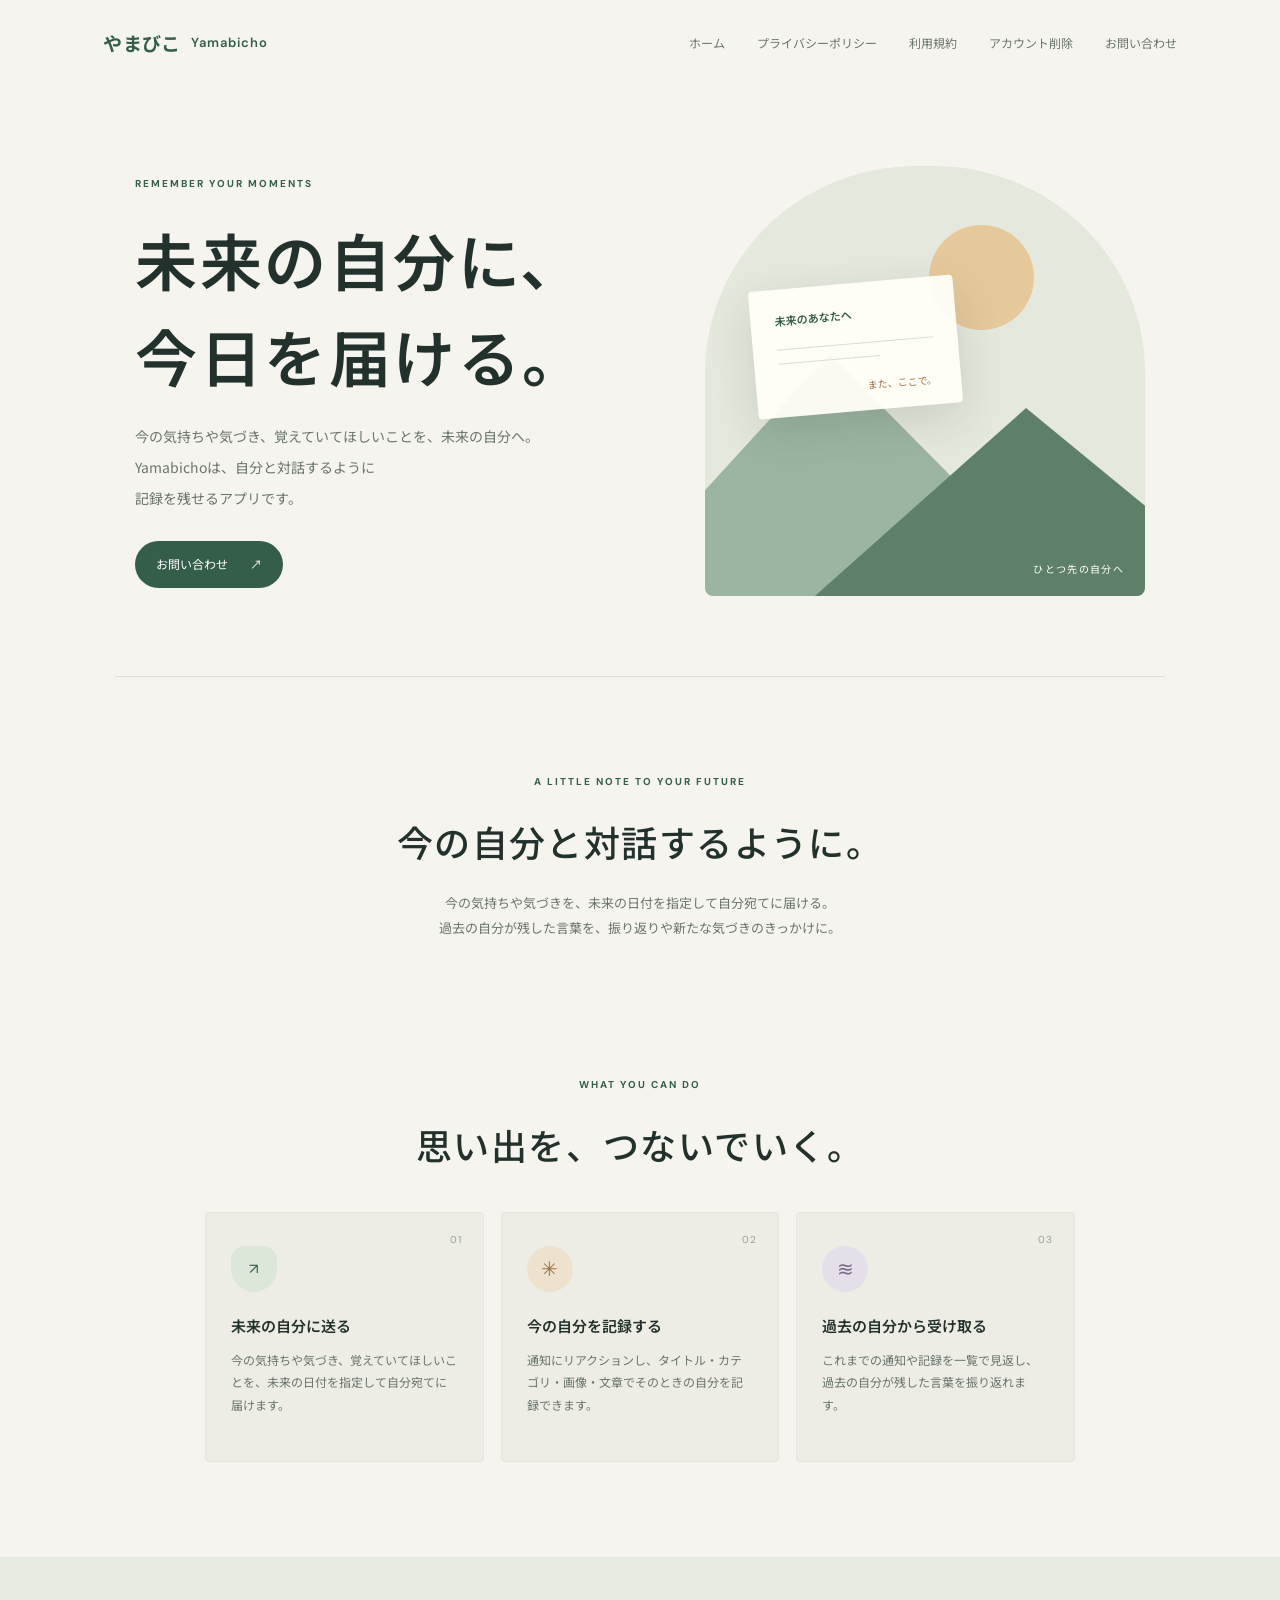
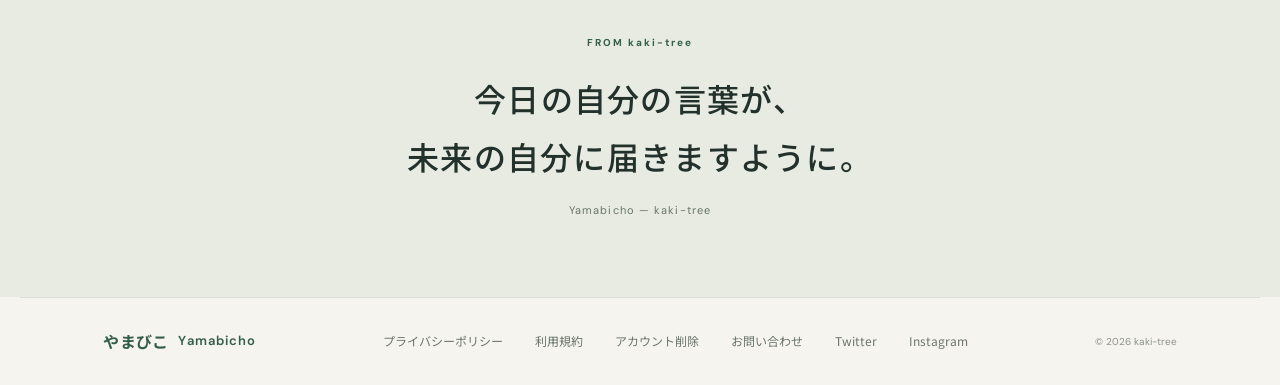
<file: index.html>
<!doctype html>
<html lang="ja">
<head>
  <meta charset="utf-8">
  <meta name="viewport" content="width=device-width, initial-scale=1">
  <meta name="theme-color" content="#f6f4ee">
  <meta name="description" content="今の気持ちや気づきを未来の自分へ。Yamabichoは、自分と対話するように記録を残せるアプリです。">
  <meta name="google-site-verification" content="iqtJTtxWyLfvYxULZCeF5loKLw1sjF0bx6wOtaR5Gpc" />
  <title>Yamabicho — 未来の自分に、今日を届ける</title>
  <link rel="icon" type="image/png" href="mr-hikoyama.png">
  <link rel="stylesheet" href="style.css">
</head>
<body>
  <header class="site-header">
    <a class="wordmark" href="./" aria-label="Yamabicho ホーム">やまびこ<span>Yamabicho</span></a>
    <nav aria-label="メインナビゲーション">
      <a href="./" aria-current="page">ホーム</a>
      <a href="privacy.html">プライバシーポリシー</a>
      <a href="terms.html">利用規約</a>
      <a href="account-deletion.html">アカウント削除</a>
      <a href="mailto:yamabicho.support@gmail.com">お問い合わせ</a>
    </nav>
  </header>

  <main>
    <section class="hero" id="about">
      <div class="hero-copy">
        <p class="eyebrow">REMEMBER YOUR MOMENTS</p>
        <h1>未来の自分に、<br>今日を届ける。</h1>
        <p class="hero-lead">今の気持ちや気づき、覚えていてほしいことを、未来の自分へ。<br>Yamabichoは、自分と対話するように<br class="desktop-break">記録を残せるアプリです。</p>
        <a class="button" href="mailto:yamabicho.support@gmail.com">お問い合わせ <span aria-hidden="true">↗</span></a>
      </div>
      <div class="hero-art" aria-hidden="true">
        <div class="sun"></div>
        <div class="mountain mountain-back"></div>
        <div class="mountain mountain-front"></div>
        <div class="note-card">
          <span class="note-date">未来のあなたへ</span>
          <span class="note-line"></span>
          <span class="note-line short"></span>
          <span class="note-stamp">また、ここで。</span>
        </div>
        <span class="art-caption">ひとつ先の自分へ</span>
      </div>
    </section>

    <section class="intro section-wrap">
      <p class="eyebrow">A LITTLE NOTE TO YOUR FUTURE</p>
      <h2>今の自分と対話するように。</h2>
      <p>今の気持ちや気づきを、未来の日付を指定して自分宛てに届ける。<br class="desktop-break">過去の自分が残した言葉を、振り返りや新たな気づきのきっかけに。</p>
    </section>

    <section class="features section-wrap" id="features">
      <div class="section-heading">
        <p class="eyebrow">WHAT YOU CAN DO</p>
        <h2>思い出を、つないでいく。</h2>
      </div>
      <div class="feature-grid">
        <article class="feature-card">
          <span class="feature-number">01</span>
          <div class="feature-icon icon-bell" aria-hidden="true">↗</div>
          <h3>未来の自分に送る</h3>
          <p>今の気持ちや気づき、覚えていてほしいことを、未来の日付を指定して自分宛てに届けます。</p>
        </article>
        <article class="feature-card">
          <span class="feature-number">02</span>
          <div class="feature-icon icon-journal" aria-hidden="true">✳</div>
          <h3>今の自分を記録する</h3>
          <p>通知にリアクションし、タイトル・カテゴリ・画像・文章でそのときの自分を記録できます。</p>
        </article>
        <article class="feature-card">
          <span class="feature-number">03</span>
          <div class="feature-icon icon-list" aria-hidden="true">≋</div>
          <h3>過去の自分から受け取る</h3>
          <p>これまでの通知や記録を一覧で見返し、過去の自分が残した言葉を振り返れます。</p>
        </article>
      </div>
    </section>

    <section class="closing">
      <p class="eyebrow">FROM kaki-tree</p>
      <h2>今日の自分の言葉が、<br>未来の自分に届きますように。</h2>
      <p>Yamabicho — kaki-tree</p>
    </section>
  </main>

  <footer class="site-footer">
    <a class="wordmark footer-mark" href="./">やまびこ<span>Yamabicho</span></a>
    <div class="footer-links">
      <a href="privacy.html">プライバシーポリシー</a>
      <a href="terms.html">利用規約</a>
      <a href="account-deletion.html">アカウント削除</a>
      <a href="mailto:yamabicho.support@gmail.com">お問い合わせ</a>
      <a href="https://x.com/Yamabichoapp" target="_blank" rel="noopener noreferrer">Twitter</a>
      <a href="https://www.instagram.com/kaki_tree12/?utm_source=ig_web_button_share_sheet" target="_blank" rel="noopener noreferrer">Instagram</a>
    </div>
    <small>© 2026 kaki-tree</small>
  </footer>
</body>
</html>
</file>
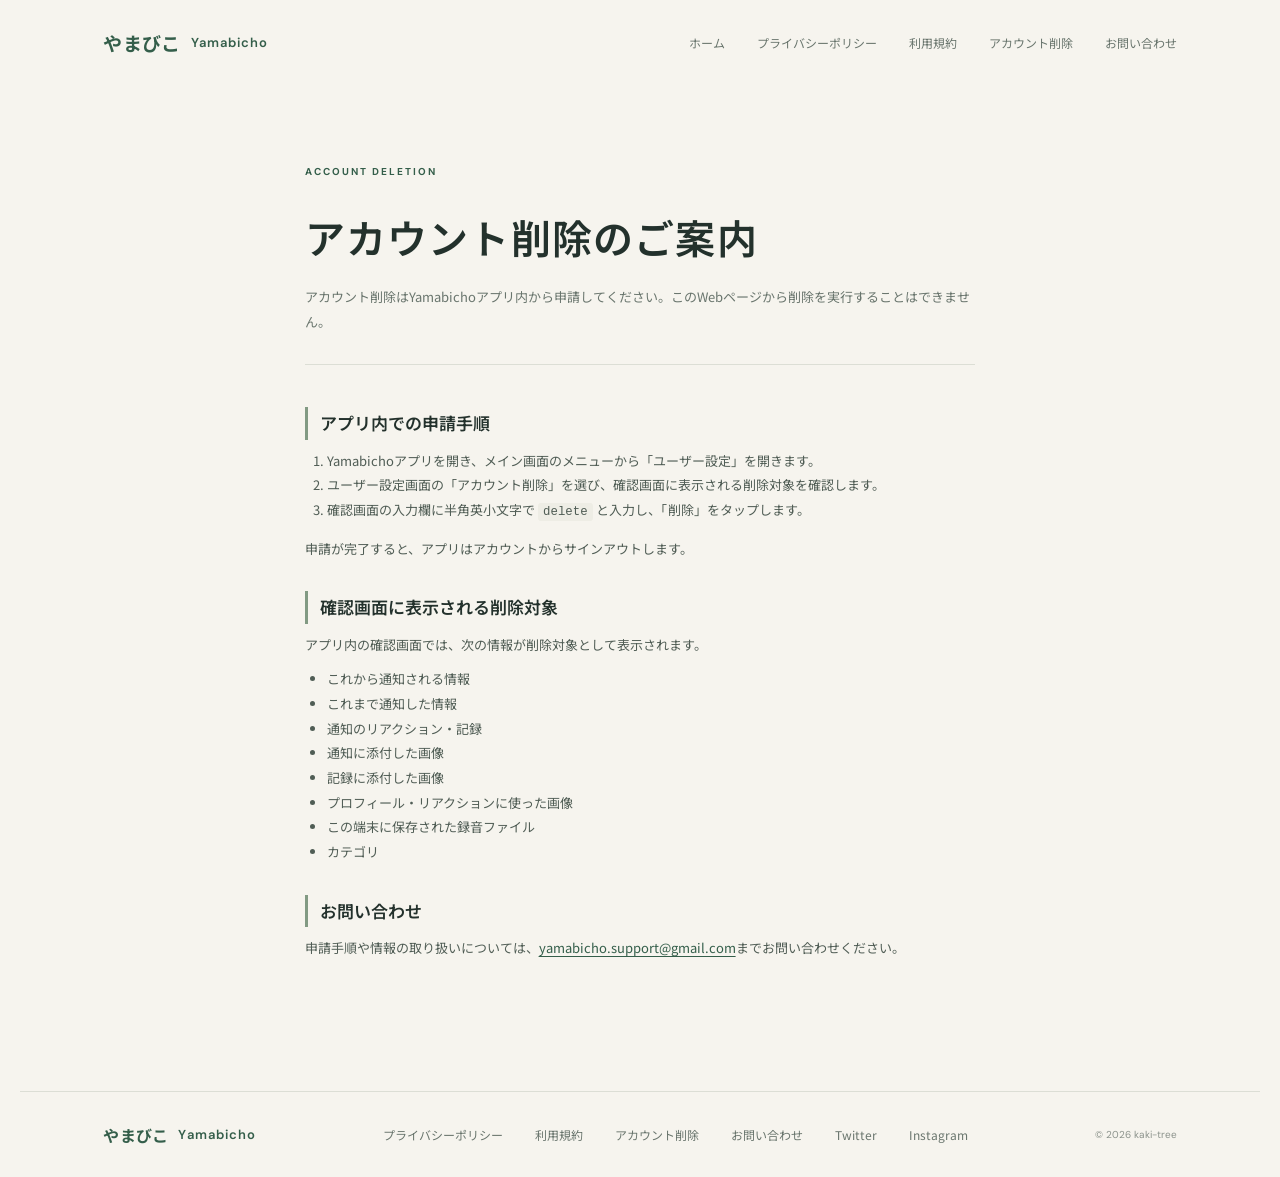
<file: account-deletion.html>
<!doctype html>
<html lang="ja">
<head>
  <meta charset="utf-8">
  <meta name="viewport" content="width=device-width, initial-scale=1">
  <meta name="theme-color" content="#f6f4ee">
  <meta name="description" content="Yamabichoアプリ内でアカウント削除を申請する方法と、確認できる処理内容をご案内します。">
  <title>アカウント削除のご案内 — Yamabicho</title>
  <link rel="icon" type="image/png" href="mr-hikoyama.png">
  <link rel="stylesheet" href="style.css">
</head>
<body>
  <header class="site-header">
    <a class="wordmark" href="./" aria-label="Yamabicho ホーム">やまびこ<span>Yamabicho</span></a>
    <nav aria-label="メインナビゲーション">
      <a href="./">ホーム</a>
      <a href="privacy.html">プライバシーポリシー</a>
      <a href="terms.html">利用規約</a>
      <a href="account-deletion.html" aria-current="page">アカウント削除</a>
      <a href="mailto:yamabicho.support@gmail.com">お問い合わせ</a>
    </nav>
  </header>

  <main class="policy-page">
    <div class="policy-heading">
      <p class="eyebrow">ACCOUNT DELETION</p>
      <h1>アカウント削除のご案内</h1>
      <p>アカウント削除はYamabichoアプリ内から申請してください。このWebページから削除を実行することはできません。</p>
    </div>
    <article class="policy-content">
      <section>
        <h2>アプリ内での申請手順</h2>
        <ol>
          <li>Yamabichoアプリを開き、メイン画面のメニューから「ユーザー設定」を開きます。</li>
          <li>ユーザー設定画面の「アカウント削除」を選び、確認画面に表示される削除対象を確認します。</li>
          <li>確認画面の入力欄に半角英小文字で <code>delete</code> と入力し、「削除」をタップします。</li>
        </ol>
        <p>申請が完了すると、アプリはアカウントからサインアウトします。</p>
      </section>
      <section>
        <h2>確認画面に表示される削除対象</h2>
        <p>アプリ内の確認画面では、次の情報が削除対象として表示されます。</p>
        <ul>
          <li>これから通知される情報</li>
          <li>これまで通知した情報</li>
          <li>通知のリアクション・記録</li>
          <li>通知に添付した画像</li>
          <li>記録に添付した画像</li>
          <li>プロフィール・リアクションに使った画像</li>
          <li>この端末に保存された録音ファイル</li>
          <li>カテゴリ</li>
        </ul>
      </section>
      <section>
        <h2>お問い合わせ</h2>
        <p>申請手順や情報の取り扱いについては、<a href="mailto:yamabicho.support@gmail.com">yamabicho.support@gmail.com</a>までお問い合わせください。</p>
      </section>
    </article>
  </main>

  <footer class="site-footer">
    <a class="wordmark footer-mark" href="./">やまびこ<span>Yamabicho</span></a>
    <div class="footer-links">
      <a href="privacy.html">プライバシーポリシー</a>
      <a href="terms.html">利用規約</a>
      <a href="account-deletion.html" aria-current="page">アカウント削除</a>
      <a href="mailto:yamabicho.support@gmail.com">お問い合わせ</a>
      <a href="https://x.com/Yamabichoapp" target="_blank" rel="noopener noreferrer">Twitter</a>
      <a href="https://www.instagram.com/kaki_tree12/?utm_source=ig_web_button_share_sheet" target="_blank" rel="noopener noreferrer">Instagram</a>
    </div>
    <small>© 2026 kaki-tree</small>
  </footer>
</body>
</html>
</file>
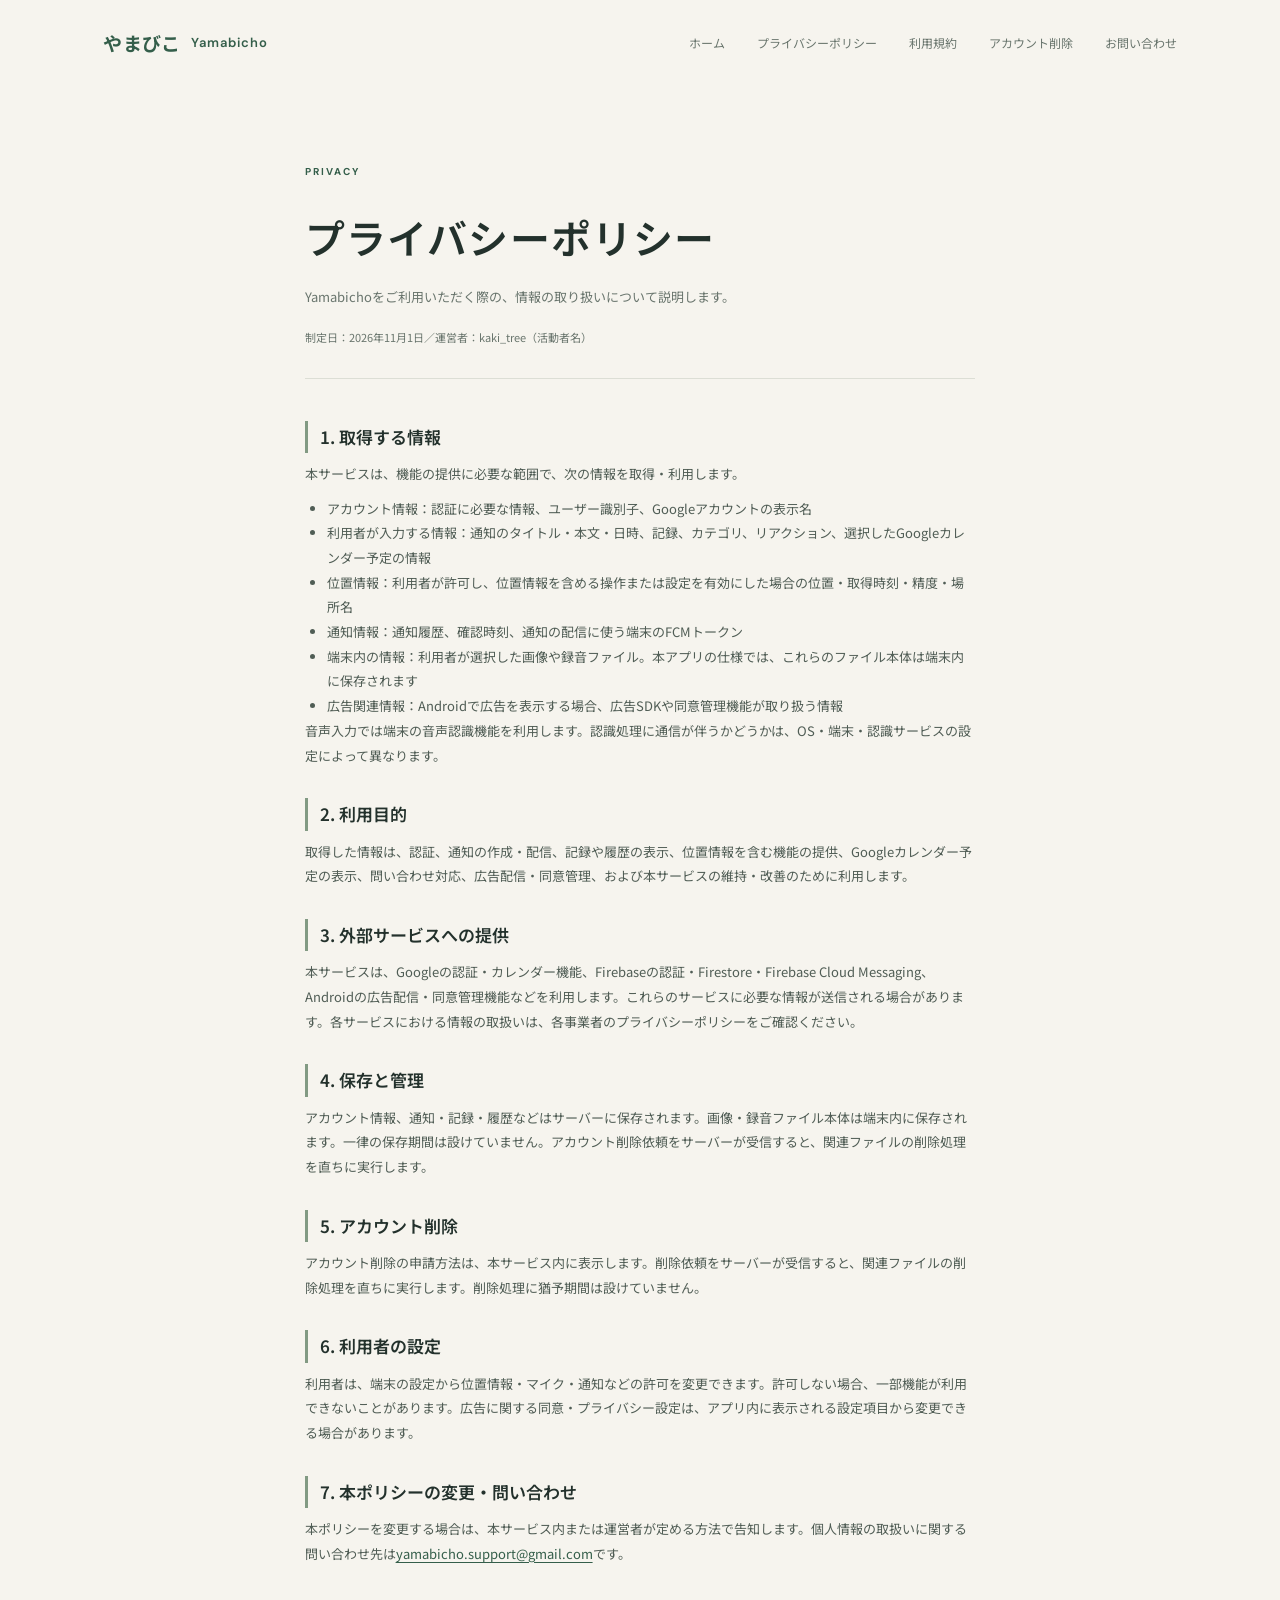
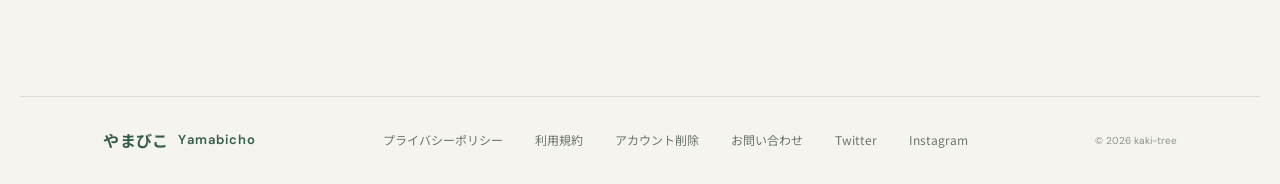
<file: privacy.html>
<!doctype html>
<html lang="ja">
<head>
  <meta charset="utf-8">
  <meta name="viewport" content="width=device-width, initial-scale=1">
  <meta name="theme-color" content="#f6f4ee">
  <meta name="description" content="Yamabichoのプライバシーポリシー。アプリが取り扱う情報、保存先、外部サービスなどについて説明します。">
  <title>プライバシーポリシー — Yamabicho</title>
  <link rel="icon" type="image/png" href="mr-hikoyama.png">
  <link rel="stylesheet" href="style.css">
</head>
<body>
  <header class="site-header">
    <a class="wordmark" href="./" aria-label="Yamabicho ホーム">やまびこ<span>Yamabicho</span></a>
    <nav aria-label="メインナビゲーション">
      <a href="./">ホーム</a>
      <a href="privacy.html" aria-current="page">プライバシーポリシー</a>
      <a href="terms.html">利用規約</a>
      <a href="account-deletion.html">アカウント削除</a>
      <a href="mailto:yamabicho.support@gmail.com">お問い合わせ</a>
    </nav>
  </header>

  <main class="policy-page">
    <div class="policy-heading">
      <p class="eyebrow">PRIVACY</p>
      <h1>プライバシーポリシー</h1>
      <p>Yamabichoをご利用いただく際の、情報の取り扱いについて説明します。</p>
      <p class="policy-date">制定日：2026年11月1日／運営者：kaki_tree（活動者名）</p>
    </div>
    <article class="policy-content">
      <section>
        <h2>1. 取得する情報</h2>
        <p>本サービスは、機能の提供に必要な範囲で、次の情報を取得・利用します。</p>
        <ul>
          <li>アカウント情報：認証に必要な情報、ユーザー識別子、Googleアカウントの表示名</li>
          <li>利用者が入力する情報：通知のタイトル・本文・日時、記録、カテゴリ、リアクション、選択したGoogleカレンダー予定の情報</li>
          <li>位置情報：利用者が許可し、位置情報を含める操作または設定を有効にした場合の位置・取得時刻・精度・場所名</li>
          <li>通知情報：通知履歴、確認時刻、通知の配信に使う端末のFCMトークン</li>
          <li>端末内の情報：利用者が選択した画像や録音ファイル。本アプリの仕様では、これらのファイル本体は端末内に保存されます</li>
          <li>広告関連情報：Androidで広告を表示する場合、広告SDKや同意管理機能が取り扱う情報</li>
        </ul>
        <p>音声入力では端末の音声認識機能を利用します。認識処理に通信が伴うかどうかは、OS・端末・認識サービスの設定によって異なります。</p>
      </section>
      <section>
        <h2>2. 利用目的</h2>
        <p>取得した情報は、認証、通知の作成・配信、記録や履歴の表示、位置情報を含む機能の提供、Googleカレンダー予定の表示、問い合わせ対応、広告配信・同意管理、および本サービスの維持・改善のために利用します。</p>
      </section>
      <section>
        <h2>3. 外部サービスへの提供</h2>
        <p>本サービスは、Googleの認証・カレンダー機能、Firebaseの認証・Firestore・Firebase Cloud Messaging、Androidの広告配信・同意管理機能などを利用します。これらのサービスに必要な情報が送信される場合があります。各サービスにおける情報の取扱いは、各事業者のプライバシーポリシーをご確認ください。</p>
      </section>
      <section>
        <h2>4. 保存と管理</h2>
        <p>アカウント情報、通知・記録・履歴などはサーバーに保存されます。画像・録音ファイル本体は端末内に保存されます。一律の保存期間は設けていません。アカウント削除依頼をサーバーが受信すると、関連ファイルの削除処理を直ちに実行します。</p>
      </section>
      <section>
        <h2>5. アカウント削除</h2>
        <p>アカウント削除の申請方法は、本サービス内に表示します。削除依頼をサーバーが受信すると、関連ファイルの削除処理を直ちに実行します。削除処理に猶予期間は設けていません。</p>
      </section>
      <section>
        <h2>6. 利用者の設定</h2>
        <p>利用者は、端末の設定から位置情報・マイク・通知などの許可を変更できます。許可しない場合、一部機能が利用できないことがあります。広告に関する同意・プライバシー設定は、アプリ内に表示される設定項目から変更できる場合があります。</p>
      </section>
      <section>
        <h2>7. 本ポリシーの変更・問い合わせ</h2>
        <p>本ポリシーを変更する場合は、本サービス内または運営者が定める方法で告知します。個人情報の取扱いに関する問い合わせ先は<a href="mailto:yamabicho.support@gmail.com">yamabicho.support@gmail.com</a>です。</p>
      </section>
    </article>
  </main>

  <footer class="site-footer">
    <a class="wordmark footer-mark" href="./">やまびこ<span>Yamabicho</span></a>
    <div class="footer-links">
      <a href="privacy.html" aria-current="page">プライバシーポリシー</a>
      <a href="terms.html">利用規約</a>
      <a href="account-deletion.html">アカウント削除</a>
      <a href="mailto:yamabicho.support@gmail.com">お問い合わせ</a>
      <a href="https://x.com/Yamabichoapp" target="_blank" rel="noopener noreferrer">Twitter</a>
      <a href="https://www.instagram.com/kaki_tree12/?utm_source=ig_web_button_share_sheet" target="_blank" rel="noopener noreferrer">Instagram</a>
    </div>
    <small>© 2026 kaki-tree</small>
  </footer>
</body>
</html>
</file>
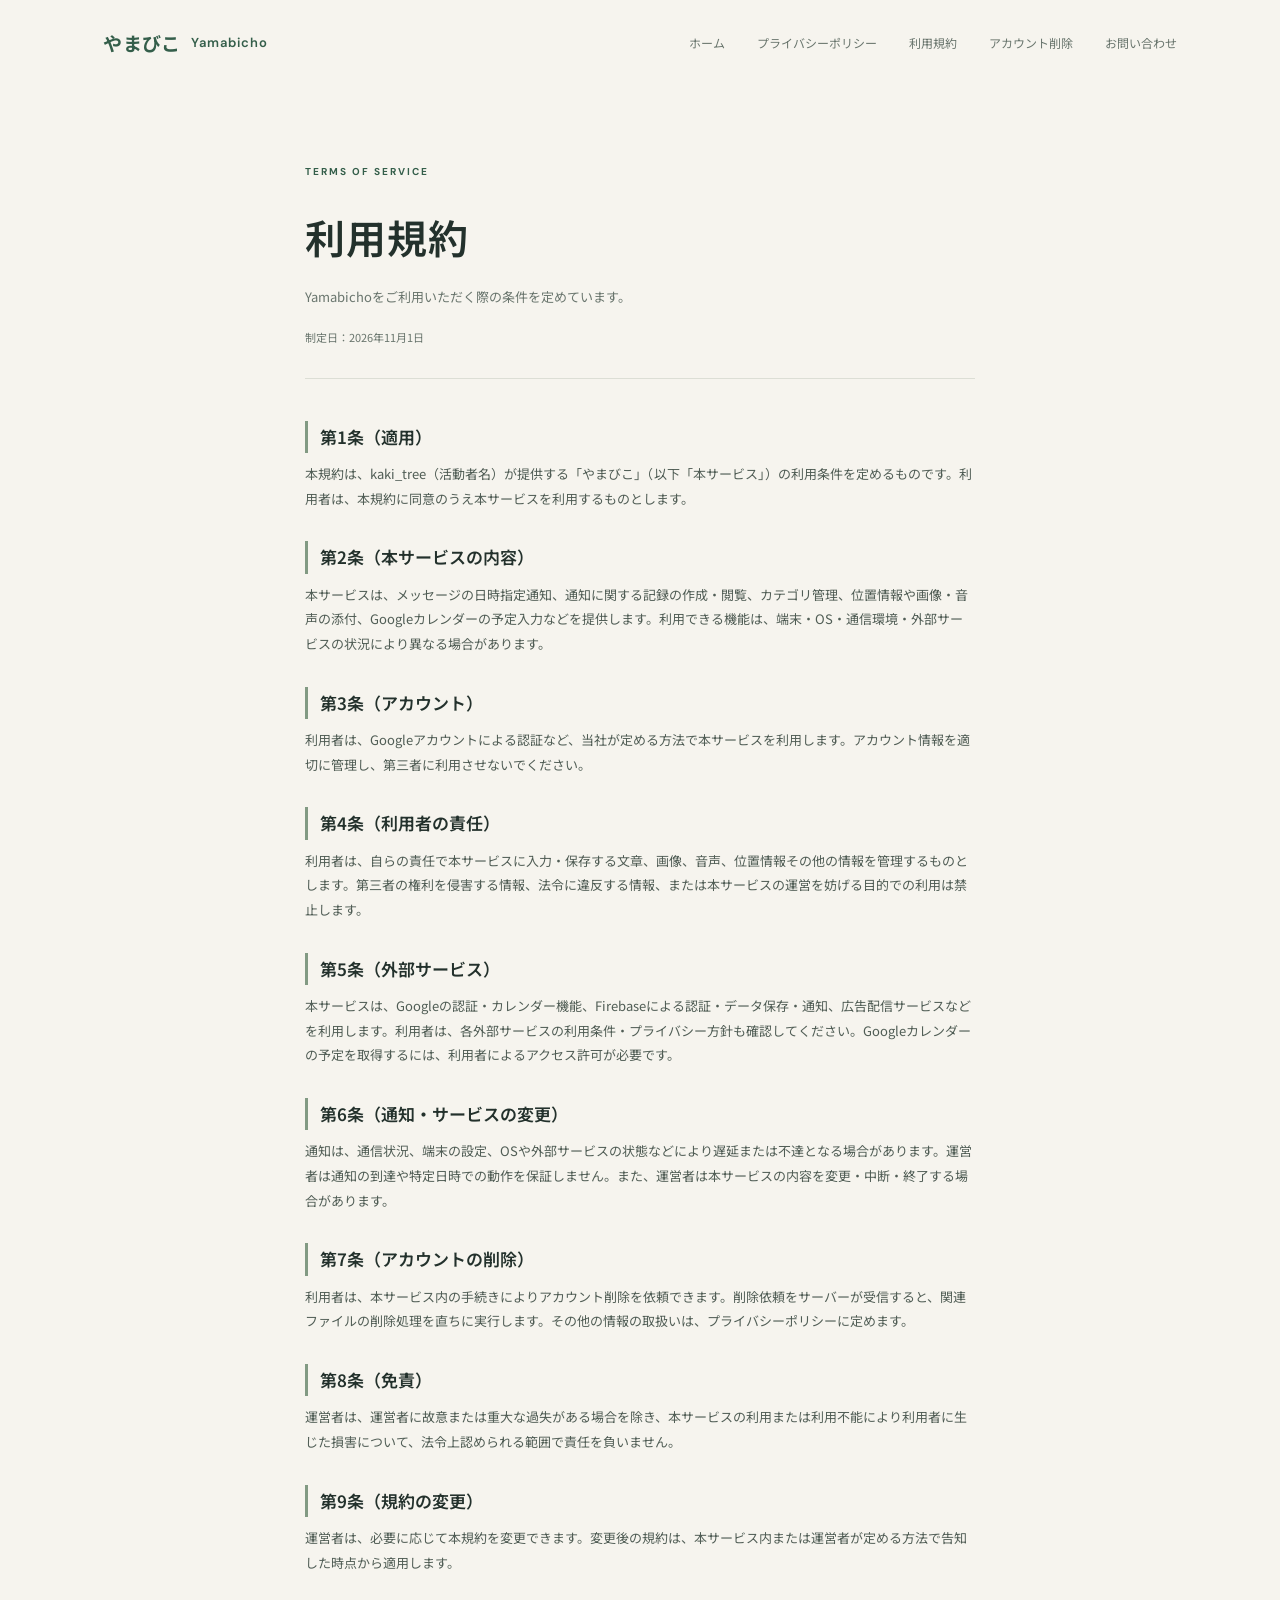
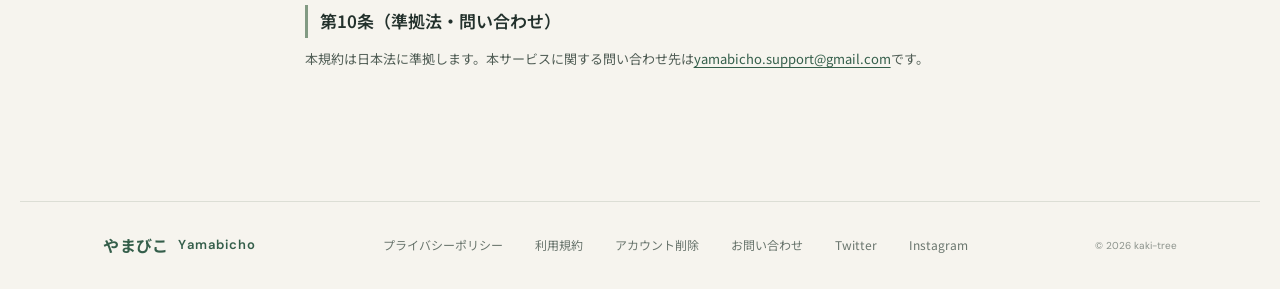
<file: terms.html>
<!doctype html>
<html lang="ja">
<head>
  <meta charset="utf-8">
  <meta name="viewport" content="width=device-width, initial-scale=1">
  <meta name="theme-color" content="#f6f4ee">
  <meta name="description" content="Yamabichoの利用規約です。">
  <title>利用規約 — Yamabicho</title>
  <link rel="icon" type="image/png" href="mr-hikoyama.png">
  <link rel="stylesheet" href="style.css">
</head>
<body>
  <header class="site-header">
    <a class="wordmark" href="./" aria-label="Yamabicho ホーム">やまびこ<span>Yamabicho</span></a>
    <nav aria-label="メインナビゲーション">
      <a href="./">ホーム</a>
      <a href="privacy.html">プライバシーポリシー</a>
      <a href="terms.html" aria-current="page">利用規約</a>
      <a href="account-deletion.html">アカウント削除</a>
      <a href="mailto:yamabicho.support@gmail.com">お問い合わせ</a>
    </nav>
  </header>

  <main class="policy-page">
    <div class="policy-heading">
      <p class="eyebrow">TERMS OF SERVICE</p>
      <h1>利用規約</h1>
      <p>Yamabichoをご利用いただく際の条件を定めています。</p>
      <p class="policy-date">制定日：2026年11月1日</p>
    </div>
    <article class="policy-content">
      <section>
        <h2>第1条（適用）</h2>
        <p>本規約は、kaki_tree（活動者名）が提供する「やまびこ」（以下「本サービス」）の利用条件を定めるものです。利用者は、本規約に同意のうえ本サービスを利用するものとします。</p>
      </section>
      <section>
        <h2>第2条（本サービスの内容）</h2>
        <p>本サービスは、メッセージの日時指定通知、通知に関する記録の作成・閲覧、カテゴリ管理、位置情報や画像・音声の添付、Googleカレンダーの予定入力などを提供します。利用できる機能は、端末・OS・通信環境・外部サービスの状況により異なる場合があります。</p>
      </section>
      <section>
        <h2>第3条（アカウント）</h2>
        <p>利用者は、Googleアカウントによる認証など、当社が定める方法で本サービスを利用します。アカウント情報を適切に管理し、第三者に利用させないでください。</p>
      </section>
      <section>
        <h2>第4条（利用者の責任）</h2>
        <p>利用者は、自らの責任で本サービスに入力・保存する文章、画像、音声、位置情報その他の情報を管理するものとします。第三者の権利を侵害する情報、法令に違反する情報、または本サービスの運営を妨げる目的での利用は禁止します。</p>
      </section>
      <section>
        <h2>第5条（外部サービス）</h2>
        <p>本サービスは、Googleの認証・カレンダー機能、Firebaseによる認証・データ保存・通知、広告配信サービスなどを利用します。利用者は、各外部サービスの利用条件・プライバシー方針も確認してください。Googleカレンダーの予定を取得するには、利用者によるアクセス許可が必要です。</p>
      </section>
      <section>
        <h2>第6条（通知・サービスの変更）</h2>
        <p>通知は、通信状況、端末の設定、OSや外部サービスの状態などにより遅延または不達となる場合があります。運営者は通知の到達や特定日時での動作を保証しません。また、運営者は本サービスの内容を変更・中断・終了する場合があります。</p>
      </section>
      <section>
        <h2>第7条（アカウントの削除）</h2>
        <p>利用者は、本サービス内の手続きによりアカウント削除を依頼できます。削除依頼をサーバーが受信すると、関連ファイルの削除処理を直ちに実行します。その他の情報の取扱いは、プライバシーポリシーに定めます。</p>
      </section>
      <section>
        <h2>第8条（免責）</h2>
        <p>運営者は、運営者に故意または重大な過失がある場合を除き、本サービスの利用または利用不能により利用者に生じた損害について、法令上認められる範囲で責任を負いません。</p>
      </section>
      <section>
        <h2>第9条（規約の変更）</h2>
        <p>運営者は、必要に応じて本規約を変更できます。変更後の規約は、本サービス内または運営者が定める方法で告知した時点から適用します。</p>
      </section>
      <section>
        <h2>第10条（準拠法・問い合わせ）</h2>
        <p>本規約は日本法に準拠します。本サービスに関する問い合わせ先は<a href="mailto:yamabicho.support@gmail.com">yamabicho.support@gmail.com</a>です。</p>
      </section>
    </article>
  </main>

  <footer class="site-footer">
    <a class="wordmark footer-mark" href="./">やまびこ<span>Yamabicho</span></a>
    <div class="footer-links">
      <a href="privacy.html">プライバシーポリシー</a>
      <a href="terms.html" aria-current="page">利用規約</a>
      <a href="account-deletion.html">アカウント削除</a>
      <a href="mailto:yamabicho.support@gmail.com">お問い合わせ</a>
      <a href="https://x.com/Yamabichoapp" target="_blank" rel="noopener noreferrer">Twitter</a>
      <a href="https://www.instagram.com/kaki_tree12/?utm_source=ig_web_button_share_sheet" target="_blank" rel="noopener noreferrer">Instagram</a>
    </div>
    <small>© 2026 kaki-tree</small>
  </footer>
</body>
</html>
</file>
<file: style.css>
@import url("https://fonts.googleapis.com/css2?family=DM+Sans:wght@400;500;600;700&family=Noto+Sans+JP:wght@400;500;600;700&display=swap");

:root {
  color-scheme: light;
  --paper: #f6f4ee;
  --ink: #23312c;
  --muted: #69756d;
  --green: #345e4a;
  --light-green: #dce7d9;
  --line: #dcded5;
  --serif: "Noto Sans JP", sans-serif;
}

* {
  box-sizing: border-box;
}

html {
  scroll-behavior: smooth;
}

body {
  margin: 0;
  background: var(--paper);
  color: var(--ink);
  font-family: var(--serif);
  font-size: 15px;
  line-height: 1.9;
  -webkit-font-smoothing: antialiased;
}

a {
  color: inherit;
}

.site-header {
  align-items: center;
  display: flex;
  justify-content: space-between;
  margin: 0 auto;
  max-width: 1240px;
  padding: 25px 6.5%;
}

.wordmark {
  align-items: center;
  color: var(--green);
  display: inline-flex;
  font-size: 19px;
  font-weight: 700;
  gap: 10px;
  letter-spacing: .02em;
  text-decoration: none;
}

.wordmark span {
  font-family: "DM Sans", sans-serif;
  font-size: 13px;
  font-weight: 600;
  letter-spacing: .08em;
}

nav,
.footer-links {
  display: flex;
  flex-wrap: wrap;
  gap: 32px;
}

nav a,
.footer-links a {
  color: var(--muted);
  font-size: 12px;
  text-decoration: none;
  transition: color .2s ease;
}

nav a:hover,
.footer-links a:hover {
  color: var(--green);
}

nav a:focus-visible,
.footer-links a:focus-visible,
.wordmark:focus-visible,
.button:focus-visible,
.back-link:focus-visible {
  border-radius: 2px;
  outline: 2px solid var(--green);
  outline-offset: 4px;
}

.hero {
  align-items: center;
  display: grid;
  gap: 5%;
  grid-template-columns: 1fr 1fr;
  margin: 0 auto;
  max-width: 1240px;
  min-height: 590px;
  overflow: hidden;
  padding: 54px 9%;
}

.eyebrow {
  color: var(--green);
  font-family: "DM Sans", sans-serif;
  font-size: 10px;
  font-weight: 700;
  letter-spacing: .2em;
  margin: 0 0 18px;
}

.hero h1 {
  font-size: clamp(38px, 5vw, 62px);
  font-weight: 600;
  letter-spacing: .04em;
  line-height: 1.55;
  margin: 0 0 18px;
}

.hero-lead {
  color: var(--muted);
  font-size: 14px;
  line-height: 2.2;
  margin: 0 0 28px;
}

.button {
  align-items: center;
  background: var(--green);
  border-radius: 30px;
  color: #fff;
  display: inline-flex;
  font-size: 12px;
  gap: 22px;
  padding: 12px 21px;
  text-decoration: none;
  transition: background .2s ease, transform .2s ease;
}

.button:hover {
  background: #244332;
  transform: translateY(-2px);
}

.hero-art {
  background: #e5e8dc;
  border-radius: 48% 48% 8px 8px;
  height: 430px;
  justify-self: end;
  max-width: 440px;
  overflow: hidden;
  position: relative;
  width: 100%;
}

.sun {
  background: #e6c99b;
  border-radius: 50%;
  height: 105px;
  left: 51%;
  position: absolute;
  top: 59px;
  width: 105px;
}

.mountain {
  bottom: 0;
  clip-path: polygon(0 100%, 48% 0, 100% 100%);
  height: 242px;
  position: absolute;
  width: 105%;
}

.mountain-back {
  background: #9bb5a1;
  left: -22%;
}

.mountain-front {
  background: #5e8068;
  height: 188px;
  left: 25%;
  width: 100%;
}

.note-card {
  background: rgba(255, 254, 248, .95);
  border-radius: 4px;
  box-shadow: 0 15px 45px #283b2c24;
  display: flex;
  flex-direction: column;
  left: 11%;
  padding: 21px 24px 16px;
  position: absolute;
  top: 117px;
  transform: rotate(-5deg);
  width: 205px;
}

.note-date {
  color: var(--green);
  font-size: 11px;
  font-weight: 600;
  margin-bottom: 18px;
}

.note-line {
  background: #d9ded3;
  height: 1px;
  margin-bottom: 13px;
  width: 100%;
}

.note-line.short {
  width: 65%;
}

.note-stamp {
  align-self: flex-end;
  color: #a4714b;
  font-size: 10px;
  margin-top: 5px;
}

.art-caption {
  bottom: 18px;
  color: #fff;
  font-size: 10px;
  letter-spacing: .13em;
  position: absolute;
  right: 21px;
}

.section-wrap {
  margin: 0 auto;
  max-width: 1050px;
  padding: 95px 7%;
}

.intro {
  border-top: 1px solid var(--line);
  text-align: center;
}

.intro h2,
.section-heading h2,
.closing h2 {
  font-size: clamp(25px, 3vw, 36px);
  font-weight: 500;
  letter-spacing: .04em;
  line-height: 1.8;
  margin: 0 0 17px;
}

.intro > p:last-child {
  color: var(--muted);
  font-size: 13px;
  margin: 0;
}

.features {
  padding-top: 40px;
}

.section-heading {
  margin-bottom: 35px;
  text-align: center;
}

.feature-grid {
  display: grid;
  gap: 17px;
  grid-template-columns: repeat(3, 1fr);
}

.feature-card {
  background: #eeede5;
  border: 1px solid #e7e6dd;
  border-radius: 4px;
  min-height: 250px;
  padding: 24px 25px;
  position: relative;
}

.feature-number {
  color: #96a195;
  font-family: "DM Sans", sans-serif;
  font-size: 10px;
  letter-spacing: .1em;
  position: absolute;
  right: 21px;
  top: 17px;
}

.feature-icon {
  align-items: center;
  background: var(--light-green);
  border-radius: 50%;
  color: var(--green);
  display: flex;
  font-family: "DM Sans", sans-serif;
  font-size: 20px;
  height: 46px;
  justify-content: center;
  margin: 9px 0 20px;
  width: 46px;
}

.icon-bell {
  border-radius: 14px 14px 50% 50%;
  font-size: 15px;
}

.icon-journal {
  background: #eee2ce;
  color: #9a744d;
}

.icon-list {
  background: #e4dfe8;
  color: #78688a;
}

.feature-card h3 {
  font-size: 15px;
  font-weight: 600;
  margin: 0 0 8px;
}

.feature-card p {
  color: var(--muted);
  font-size: 12px;
  line-height: 1.9;
  margin: 0;
}

.closing {
  background: #e7ebe1;
  padding: 76px 20px;
  text-align: center;
}

.closing h2 {
  font-size: clamp(24px, 3vw, 32px);
  margin-bottom: 15px;
}

.closing > p:last-child {
  color: var(--muted);
  font-family: "DM Sans", sans-serif;
  font-size: 11px;
  letter-spacing: .1em;
  margin: 0;
}

.site-footer {
  align-items: center;
  border-top: 1px solid var(--line);
  display: flex;
  gap: 25px;
  justify-content: space-between;
  margin: 0 auto;
  max-width: 1240px;
  padding: 28px 6.5%;
}

.footer-mark {
  font-size: 16px;
}

.site-footer small {
  color: #8b928b;
  font-family: "DM Sans", sans-serif;
  font-size: 10px;
}

.policy-page {
  margin: 0 auto;
  max-width: 850px;
  padding: 76px 7% 100px;
}

.policy-heading {
  border-bottom: 1px solid var(--line);
  margin-bottom: 42px;
  padding-bottom: 30px;
}

.policy-heading h1 {
  font-size: clamp(28px, 4vw, 40px);
  font-weight: 600;
  letter-spacing: .03em;
  margin: 0 0 10px;
}

.policy-heading > p:not(.eyebrow) {
  color: var(--muted);
  font-size: 13px;
  margin: 0;
}

.policy-heading .policy-date {
  font-size: 11px !important;
  margin-top: 17px !important;
}

.policy-content section {
  margin: 0 0 30px;
}

.policy-content h2 {
  border-left: 3px solid #829a83;
  font-size: 17px;
  font-weight: 600;
  margin: 0 0 9px;
  padding-left: 12px;
}

.policy-content p,
.policy-content li {
  color: #505d55;
  font-size: 13px;
}

.policy-content p {
  margin: 0 0 10px;
}

.policy-content ul {
  margin: 8px 0 0;
  padding-left: 1.5em;
}

.policy-content ol {
  margin: 8px 0 12px;
  padding-left: 1.5em;
}

.policy-content a {
  color: var(--green);
  text-underline-offset: 3px;
}

.policy-content code {
  background: #eeede5;
  border-radius: 3px;
  font-size: .95em;
  padding: 2px 5px;
}

.back-link {
  color: var(--green);
  display: inline-block;
  font-size: 12px;
  margin-top: 12px;
  text-decoration: none;
}

.mobile-break {
  display: none;
}

@media (max-width: 720px) {
  .site-header {
    padding: 19px 6%;
  }

  .wordmark {
    font-size: 17px;
    gap: 7px;
  }

  .wordmark span {
    font-size: 11px;
  }

  nav {
    gap: 14px;
  }

  nav a {
    font-size: 10px;
  }

  .hero {
    gap: 36px;
    grid-template-columns: 1fr;
    padding: 48px 8% 60px;
  }

  .hero h1 {
    font-size: clamp(39px, 10vw, 55px);
  }

  .hero-art {
    height: 330px;
    justify-self: center;
    max-width: 420px;
  }

  .section-wrap {
    padding: 70px 8%;
  }

  .feature-grid {
    grid-template-columns: 1fr;
  }

  .feature-card {
    min-height: 0;
    padding: 21px 23px 24px;
  }

  .feature-icon {
    margin: 7px 0 13px;
  }

  .site-footer {
    align-items: flex-start;
    flex-wrap: wrap;
    padding: 25px 7%;
  }

  .footer-links {
    flex-wrap: wrap;
    gap: 10px 20px;
    order: 3;
    width: 100%;
  }

  .policy-page {
    padding: 56px 7% 75px;
  }

  .mobile-break {
    display: initial;
  }
}

@media (max-width: 400px) {
  .site-header {
    align-items: flex-start;
    flex-direction: column;
    gap: 10px;
  }

  nav {
    gap: 6px 12px;
    flex-wrap: wrap;
    width: 100%;
  }

  .desktop-break {
    display: none;
  }
}

@media (prefers-reduced-motion: reduce) {
  html {
    scroll-behavior: auto;
  }

  *,
  *::before,
  *::after {
    transition-duration: .01ms !important;
  }
}
</file>
